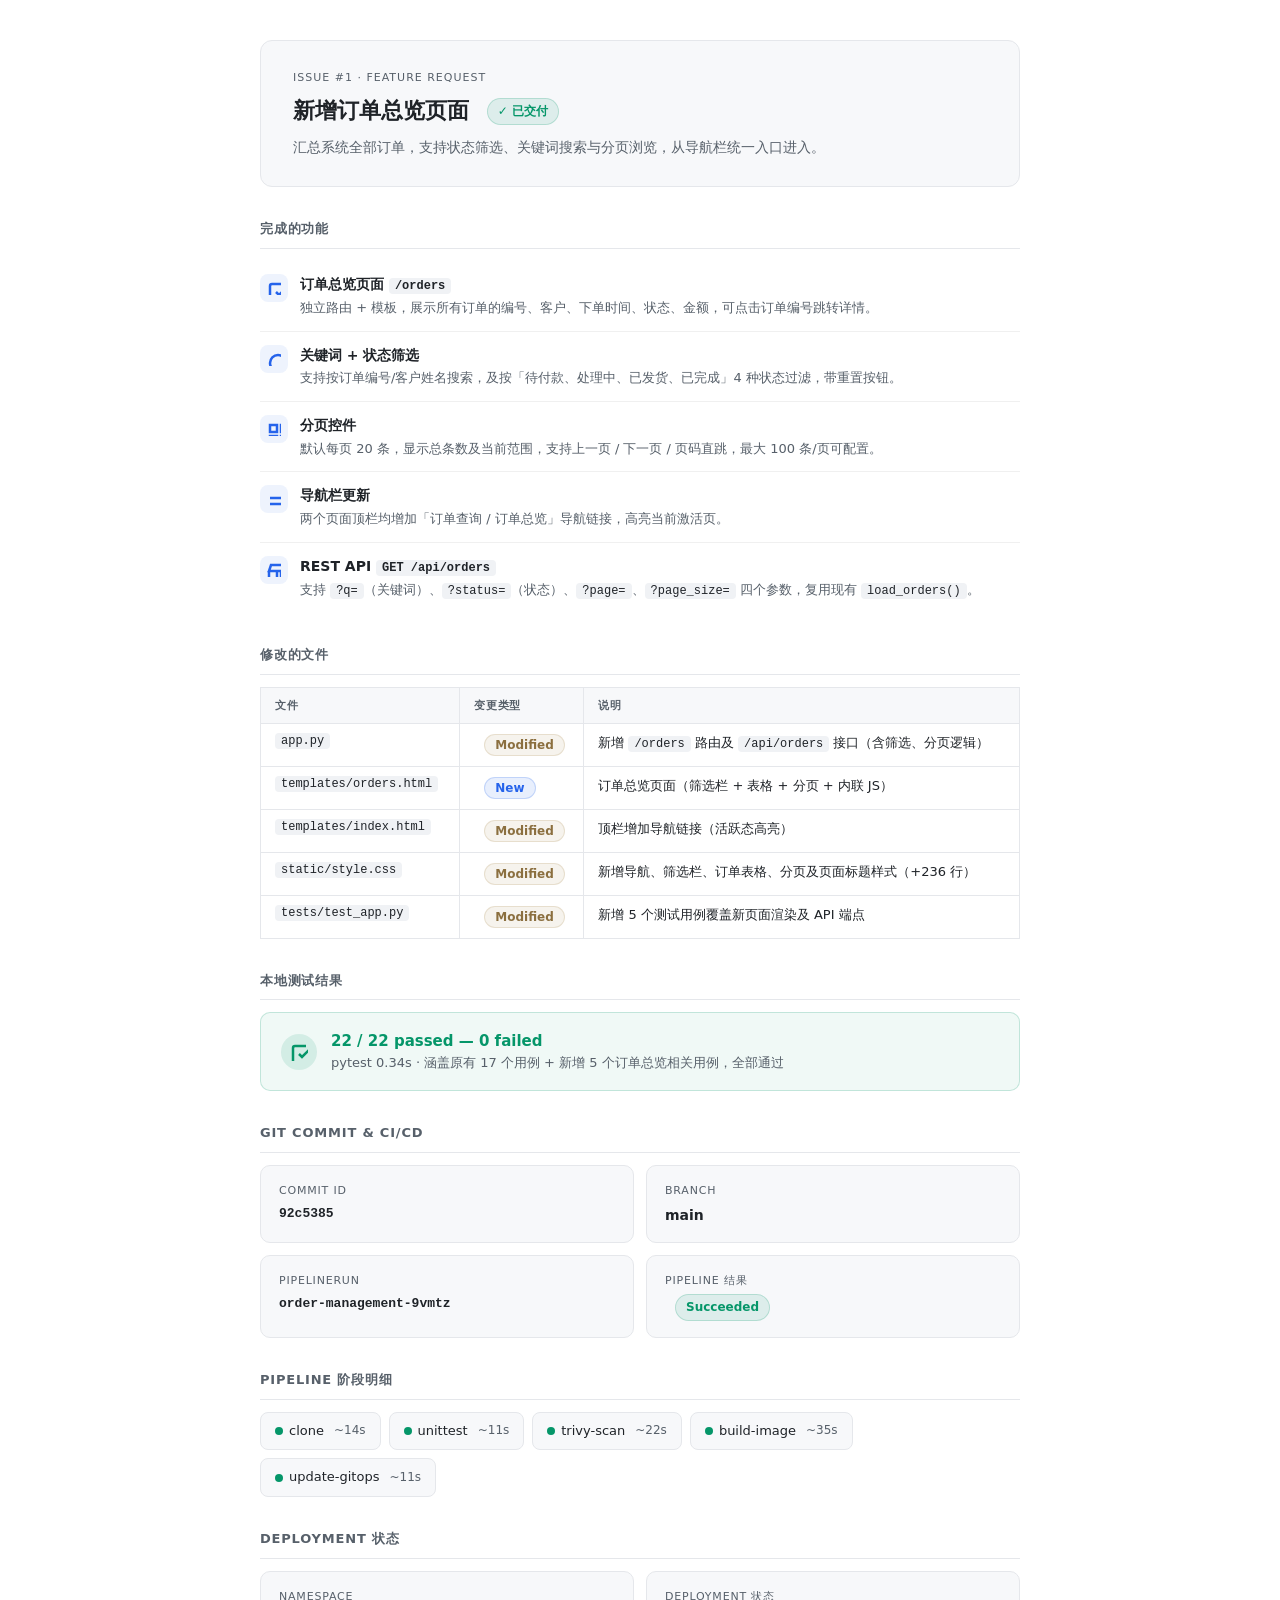
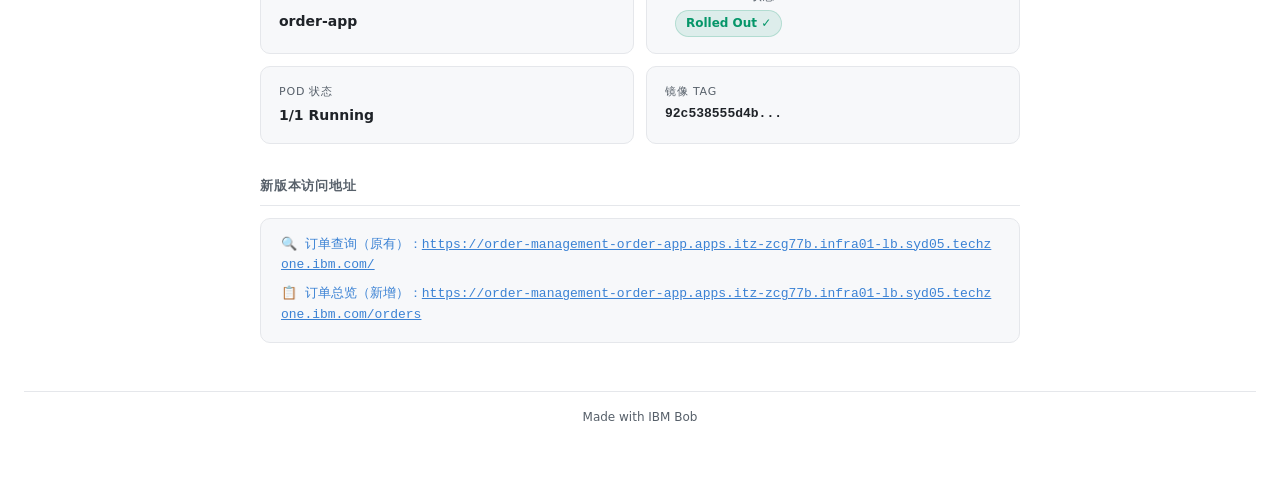
<file: .bob/artifacts/artifact.html>
<html lang="zh-CN">
<head>
<meta charset="UTF-8" />
<meta name="viewport" content="width=device-width, initial-scale=1.0" />
<title>交付报告 — 订单总览功能</title>
<style>
  * { margin: 0; padding: 0; box-sizing: border-box; }
  body {
    font-family: -apple-system, "Segoe UI", system-ui, sans-serif;
    font-size: 14px;
    line-height: 1.6;
    background: #ffffff;
    color: #1f2328;
    padding: 40px 24px 60px;
  }
  .wrap { max-width: 760px; margin: 0 auto; }

  .hero {
    background: #f7f8fa;
    border: 1px solid #e5e7eb;
    border-radius: 12px;
    padding: 28px 32px;
    margin-bottom: 32px;
  }
  .hero-label {
    font-size: 11px;
    text-transform: uppercase;
    letter-spacing: 1px;
    color: #57606a;
    margin-bottom: 6px;
  }
  .hero-title {
    font-size: 22px;
    font-weight: 700;
    color: #1f2328;
    margin-bottom: 8px;
  }
  .hero-subtitle {
    font-size: 14px;
    color: #57606a;
  }
  .badge {
    display: inline-block;
    padding: 3px 10px;
    border-radius: 20px;
    font-size: 12px;
    font-weight: 600;
    margin-left: 10px;
    vertical-align: middle;
  }
  .badge-green { background: rgba(5,150,105,0.1); color: #059669; border: 1px solid rgba(5,150,105,0.2); }
  .badge-blue  { background: rgba(37,99,235,0.1);  color: #2563eb; border: 1px solid rgba(37,99,235,0.2); }
  .badge-gold  { background: rgba(169,139,79,0.1); color: #8b6f3f; border: 1px solid rgba(169,139,79,0.2); }

  section { margin-bottom: 32px; }
  h2 {
    font-size: 13px;
    font-weight: 700;
    text-transform: uppercase;
    letter-spacing: 0.8px;
    color: #57606a;
    margin-bottom: 12px;
    padding-bottom: 8px;
    border-bottom: 1px solid #e5e7eb;
  }

  /* Feature list */
  .feature-list { list-style: none; }
  .feature-list li {
    display: flex;
    gap: 12px;
    padding: 12px 0;
    border-bottom: 1px solid #f0f0f0;
  }
  .feature-list li:last-child { border-bottom: none; }
  .feat-icon {
    width: 28px; height: 28px;
    border-radius: 8px;
    background: rgba(37,99,235,0.08);
    display: flex; align-items: center; justify-content: center;
    flex-shrink: 0;
    margin-top: 1px;
  }
  .feat-icon svg { color: #2563eb; }
  .feat-body strong { font-size: 14px; font-weight: 600; display: block; margin-bottom: 2px; }
  .feat-body span { font-size: 13px; color: #57606a; }

  /* File table */
  table { width: 100%; border-collapse: collapse; }
  thead th {
    text-align: left;
    font-size: 11px;
    font-weight: 700;
    text-transform: uppercase;
    letter-spacing: 0.7px;
    color: #57606a;
    background: #f7f8fa;
    padding: 10px 14px;
    border: 1px solid #e5e7eb;
  }
  tbody td {
    padding: 10px 14px;
    border: 1px solid #e5e7eb;
    font-size: 13px;
    vertical-align: top;
  }
  tbody tr:hover td { background: #fafbfc; }
  code {
    font-family: "SFMono-Regular", Consolas, monospace;
    font-size: 12px;
    background: #f0f2f5;
    padding: 1px 6px;
    border-radius: 4px;
    color: #1f2328;
  }

  /* KV cards */
  .kv-grid {
    display: grid;
    grid-template-columns: 1fr 1fr;
    gap: 12px;
  }
  @media (max-width: 600px) { .kv-grid { grid-template-columns: 1fr; } }
  .kv-card {
    background: #f7f8fa;
    border: 1px solid #e5e7eb;
    border-radius: 10px;
    padding: 16px 18px;
  }
  .kv-label { font-size: 11px; color: #57606a; text-transform: uppercase; letter-spacing: 0.8px; margin-bottom: 4px; }
  .kv-value { font-size: 14px; font-weight: 600; color: #1f2328; }
  .kv-value.mono { font-family: "SFMono-Regular", Consolas, monospace; font-size: 13px; }

  /* Pipeline stages */
  .pipeline {
    display: flex;
    flex-wrap: wrap;
    gap: 8px;
  }
  .stage {
    display: flex; align-items: center; gap: 6px;
    background: #f7f8fa;
    border: 1px solid #e5e7eb;
    border-radius: 8px;
    padding: 8px 14px;
    font-size: 13px;
    font-weight: 500;
  }
  .stage-dot {
    width: 8px; height: 8px;
    border-radius: 50%;
    background: #059669;
    flex-shrink: 0;
  }
  .stage-name { color: #1f2328; }
  .stage-time { color: #57606a; font-size: 12px; margin-left: 4px; }

  /* Test result */
  .test-result {
    background: rgba(5,150,105,0.06);
    border: 1px solid rgba(5,150,105,0.2);
    border-radius: 10px;
    padding: 16px 20px;
    display: flex; align-items: center; gap: 14px;
  }
  .test-icon {
    width: 36px; height: 36px;
    border-radius: 50%;
    background: rgba(5,150,105,0.12);
    display: flex; align-items: center; justify-content: center;
    flex-shrink: 0;
  }
  .test-icon svg { color: #059669; }
  .test-text strong { font-size: 15px; font-weight: 700; color: #059669; }
  .test-text span { font-size: 13px; color: #57606a; display: block; }

  /* URL box */
  .url-box {
    background: #f7f8fa;
    border: 1px solid #e5e7eb;
    border-radius: 10px;
    padding: 16px 20px;
    font-family: "SFMono-Regular", Consolas, monospace;
    font-size: 13px;
    color: #3b82d4;
    word-break: break-all;
  }
  .url-box a { color: #3b82d4; }

  footer {
    margin-top: 48px;
    padding-top: 16px;
    border-top: 1px solid #e5e7eb;
    text-align: center;
    font-size: 12px;
    color: #57606a;
  }
</style>
</head>
<body>
<div class="wrap">

  
  <div class="hero">
    <div class="hero-label">Issue #1 · Feature Request</div>
    <div class="hero-title">新增订单总览页面 <span class="badge badge-green">✓ 已交付</span></div>
    <div class="hero-subtitle">汇总系统全部订单，支持状态筛选、关键词搜索与分页浏览，从导航栏统一入口进入。</div>
  </div>

  
  <section>
    <h2>完成的功能</h2>
    <ul class="feature-list">
      <li>
        <div class="feat-icon">
          <svg width="14" height="14" fill="none" stroke="currentColor" stroke-width="2.5"><path d="M21 12v7a2 2 0 0 1-2 2H5a2 2 0 0 1-2-2V5a2 2 0 0 1 2-2h11"></path><path d="M9 11l3 3L22 4"></path></svg>
        </div>
        <div class="feat-body">
          <strong>订单总览页面 <code>/orders</code></strong>
          <span>独立路由 + 模板，展示所有订单的编号、客户、下单时间、状态、金额，可点击订单编号跳转详情。</span>
        </div>
      </li>
      <li>
        <div class="feat-icon">
          <svg width="14" height="14" fill="none" stroke="currentColor" stroke-width="2.5"><circle cx="11" cy="11" r="8"></circle><path d="m21 21-4.3-4.3"></path></svg>
        </div>
        <div class="feat-body">
          <strong>关键词 + 状态筛选</strong>
          <span>支持按订单编号/客户姓名搜索，及按「待付款、处理中、已发货、已完成」4 种状态过滤，带重置按钮。</span>
        </div>
      </li>
      <li>
        <div class="feat-icon">
          <svg width="14" height="14" fill="none" stroke="currentColor" stroke-width="2.5"><rect x="3" y="3" width="7" height="7"></rect><rect x="14" y="3" width="7" height="7"></rect><rect x="3" y="14" width="7" height="7"></rect><rect x="14" y="14" width="7" height="7"></rect></svg>
        </div>
        <div class="feat-body">
          <strong>分页控件</strong>
          <span>默认每页 20 条，显示总条数及当前范围，支持上一页 / 下一页 / 页码直跳，最大 100 条/页可配置。</span>
        </div>
      </li>
      <li>
        <div class="feat-icon">
          <svg width="14" height="14" fill="none" stroke="currentColor" stroke-width="2.5"><path d="M3 12h18M3 6h18M3 18h18"></path></svg>
        </div>
        <div class="feat-body">
          <strong>导航栏更新</strong>
          <span>两个页面顶栏均增加「订单查询 / 订单总览」导航链接，高亮当前激活页。</span>
        </div>
      </li>
      <li>
        <div class="feat-icon">
          <svg width="14" height="14" fill="none" stroke="currentColor" stroke-width="2.5"><path d="M4 2h16l2 6H2L4 2z"></path><path d="M2 8v14h20V8"></path><path d="M10 8v14M14 8v14"></path></svg>
        </div>
        <div class="feat-body">
          <strong>REST API <code>GET /api/orders</code></strong>
          <span>支持 <code>?q=</code>（关键词）、<code>?status=</code>（状态）、<code>?page=</code>、<code>?page_size=</code> 四个参数，复用现有 <code>load_orders()</code>。</span>
        </div>
      </li>
    </ul>
  </section>

  
  <section>
    <h2>修改的文件</h2>
    <table>
      <thead><tr><th>文件</th><th>变更类型</th><th>说明</th></tr></thead>
      <tbody>
        <tr><td><code>app.py</code></td><td><span class="badge badge-gold">Modified</span></td><td>新增 <code>/orders</code> 路由及 <code>/api/orders</code> 接口（含筛选、分页逻辑）</td></tr>
        <tr><td><code>templates/orders.html</code></td><td><span class="badge badge-blue">New</span></td><td>订单总览页面（筛选栏 + 表格 + 分页 + 内联 JS）</td></tr>
        <tr><td><code>templates/index.html</code></td><td><span class="badge badge-gold">Modified</span></td><td>顶栏增加导航链接（活跃态高亮）</td></tr>
        <tr><td><code>static/style.css</code></td><td><span class="badge badge-gold">Modified</span></td><td>新增导航、筛选栏、订单表格、分页及页面标题样式（+236 行）</td></tr>
        <tr><td><code>tests/test_app.py</code></td><td><span class="badge badge-gold">Modified</span></td><td>新增 5 个测试用例覆盖新页面渲染及 API 端点</td></tr>
      </tbody>
    </table>
  </section>

  
  <section>
    <h2>本地测试结果</h2>
    <div class="test-result">
      <div class="test-icon">
        <svg width="18" height="18" fill="none" stroke="currentColor" stroke-width="2.5"><path d="M9 11l3 3L22 4"></path><path d="M21 12v7a2 2 0 0 1-2 2H5a2 2 0 0 1-2-2V5a2 2 0 0 1 2-2h11"></path></svg>
      </div>
      <div class="test-text">
        <strong>22 / 22 passed — 0 failed</strong>
        <span>pytest 0.34s · 涵盖原有 17 个用例 + 新增 5 个订单总览相关用例，全部通过</span>
      </div>
    </div>
  </section>

  
  <section>
    <h2>Git Commit &amp; CI/CD</h2>
    <div class="kv-grid">
      <div class="kv-card">
        <div class="kv-label">Commit ID</div>
        <div class="kv-value mono">92c5385</div>
      </div>
      <div class="kv-card">
        <div class="kv-label">Branch</div>
        <div class="kv-value">main</div>
      </div>
      <div class="kv-card">
        <div class="kv-label">PipelineRun</div>
        <div class="kv-value mono">order-management-9vmtz</div>
      </div>
      <div class="kv-card">
        <div class="kv-label">Pipeline 结果</div>
        <div class="kv-value"><span class="badge badge-green">Succeeded</span></div>
      </div>
    </div>
  </section>

  
  <section>
    <h2>Pipeline 阶段明细</h2>
    <div class="pipeline">
      <div class="stage"><div class="stage-dot"></div><span class="stage-name">clone</span><span class="stage-time">~14s</span></div>
      <div class="stage"><div class="stage-dot"></div><span class="stage-name">unittest</span><span class="stage-time">~11s</span></div>
      <div class="stage"><div class="stage-dot"></div><span class="stage-name">trivy-scan</span><span class="stage-time">~22s</span></div>
      <div class="stage"><div class="stage-dot"></div><span class="stage-name">build-image</span><span class="stage-time">~35s</span></div>
      <div class="stage"><div class="stage-dot"></div><span class="stage-name">update-gitops</span><span class="stage-time">~11s</span></div>
    </div>
  </section>

  
  <section>
    <h2>Deployment 状态</h2>
    <div class="kv-grid">
      <div class="kv-card">
        <div class="kv-label">Namespace</div>
        <div class="kv-value">order-app</div>
      </div>
      <div class="kv-card">
        <div class="kv-label">Deployment 状态</div>
        <div class="kv-value"><span class="badge badge-green">Rolled Out ✓</span></div>
      </div>
      <div class="kv-card">
        <div class="kv-label">Pod 状态</div>
        <div class="kv-value">1/1 Running</div>
      </div>
      <div class="kv-card">
        <div class="kv-label">镜像 Tag</div>
        <div class="kv-value mono">92c538555d4b...</div>
      </div>
    </div>
  </section>

  
  <section>
    <h2>新版本访问地址</h2>
    <div class="url-box">
      <div style="margin-bottom:8px">
        🔍 订单查询（原有）：<a href="https://order-management-order-app.apps.itz-zcg77b.infra01-lb.syd05.techzone.ibm.com/" target="_blank">https://order-management-order-app.apps.itz-zcg77b.infra01-lb.syd05.techzone.ibm.com/</a>
      </div>
      <div>
        📋 订单总览（新增）：<a href="https://order-management-order-app.apps.itz-zcg77b.infra01-lb.syd05.techzone.ibm.com/orders" target="_blank">https://order-management-order-app.apps.itz-zcg77b.infra01-lb.syd05.techzone.ibm.com/orders</a>
      </div>
    </div>
  </section>

</div>
<footer>Made with IBM Bob</footer>
</body>
</html>
</file>
